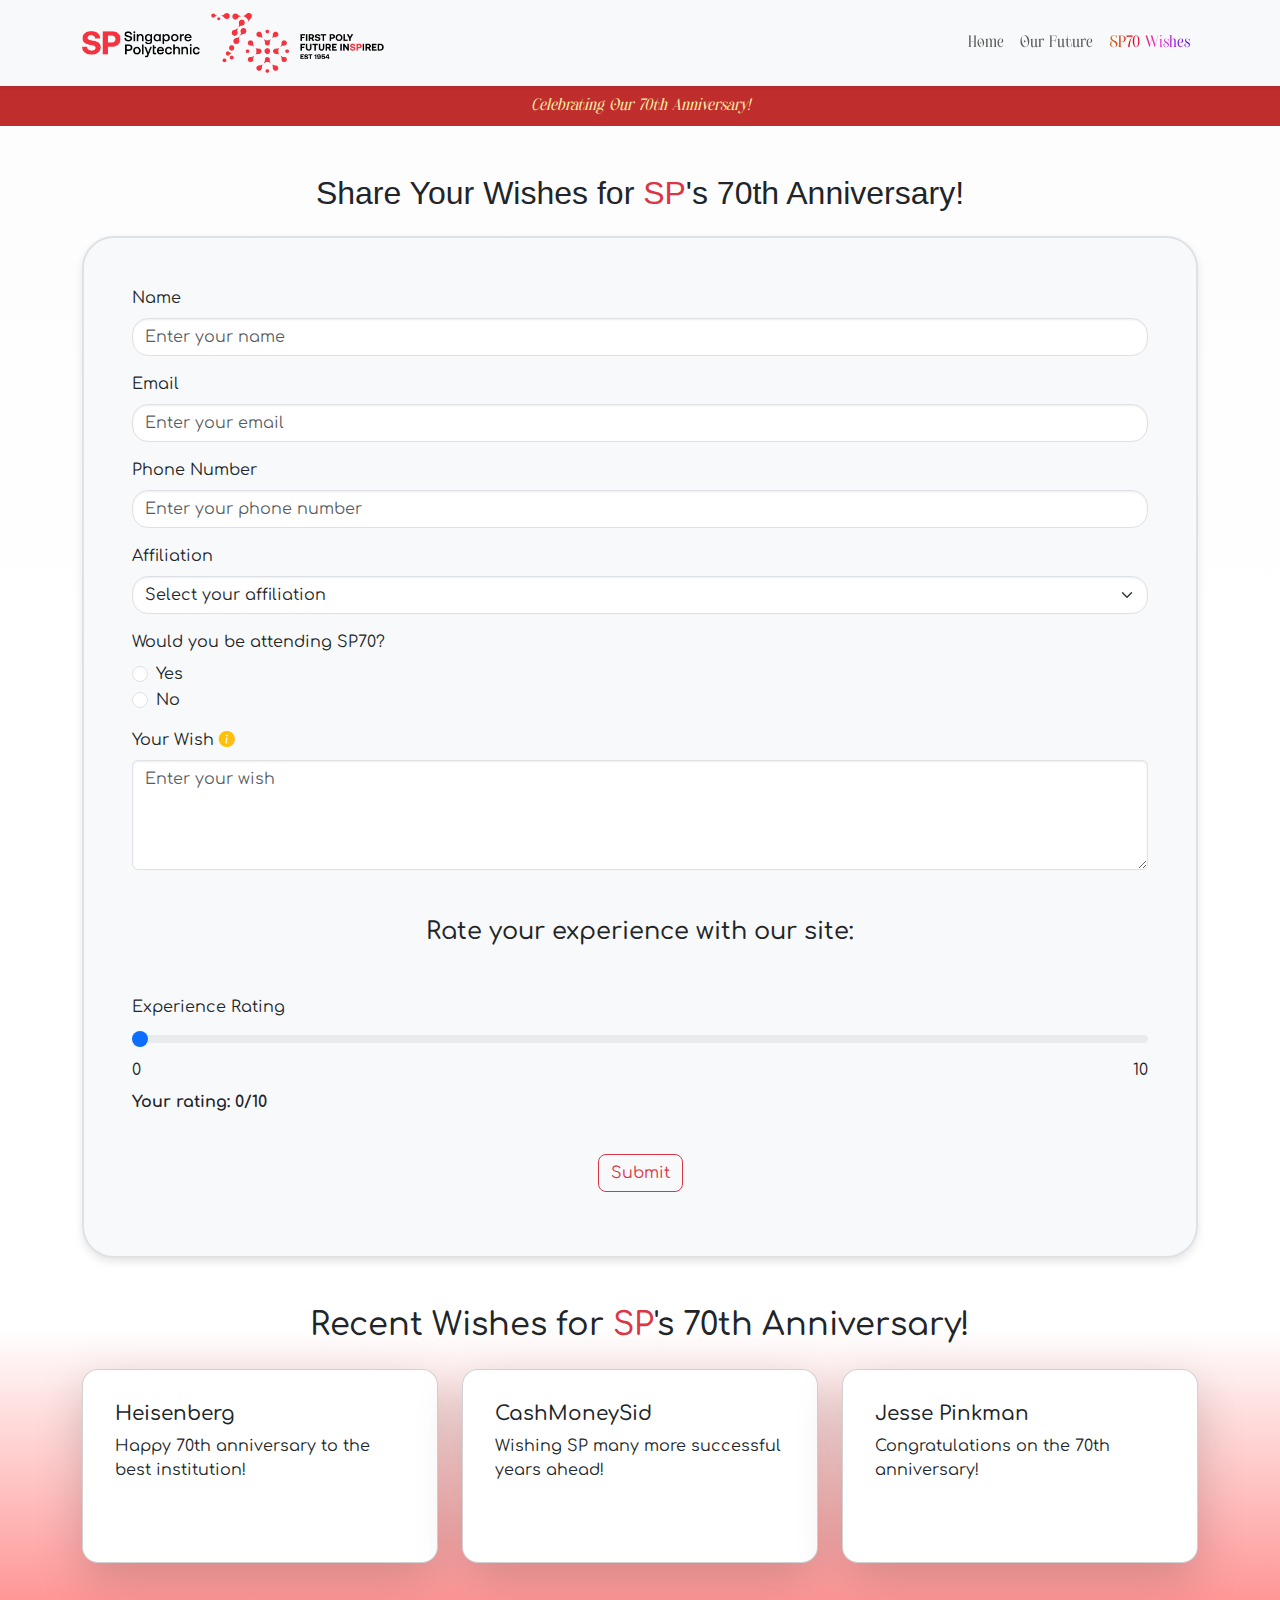
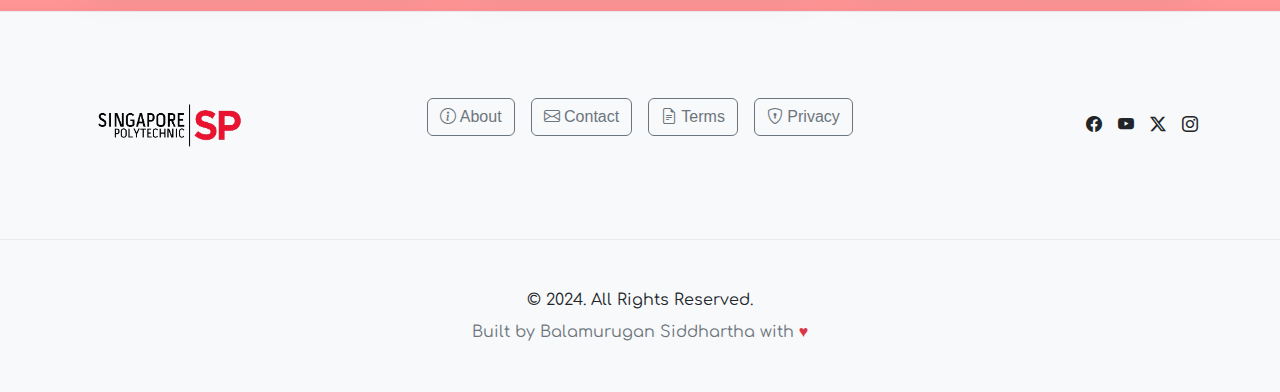
<file: form.html>
<!DOCTYPE html>
<html lang="en">
<head>
  <meta charset="UTF-8">
  <meta name="viewport" content="width=device-width, initial-scale=1.0">
  <link
      href="https://cdn.jsdelivr.net/npm/bootstrap@5.3.3/dist/css/bootstrap.min.css"
      rel="stylesheet"
      integrity="sha384-QWTKZyjpPEjISv5WaRU9OFeRpok6YctnYmDr5pNlyT2bRjXh0JMhjY6hW+ALEwIH"
      crossorigin="anonymous"
    />
  <link rel="preconnect" href="https://fonts.googleapis.com">
  <link rel="preconnect" href="https://fonts.gstatic.com" crossorigin>
  <link href="https://fonts.googleapis.com/css2?family=Comfortaa:wght@300..700&display=swap" rel="stylesheet">
  <link href="https://fonts.cdnfonts.com/css/urbanist" rel="stylesheet">          
  <link rel="stylesheet" href="https://cdn.jsdelivr.net/npm/bootstrap-icons@1.11.3/font/bootstrap-icons.min.css">
  <link href="https://fonts.cdnfonts.com/css/hahmlet" rel="stylesheet">
  <link rel="stylesheet" href="CSS/form.css" />
  <link rel="stylesheet" href="CSS/navbar.css">
  <link rel="shortcut icon" href="img/SP-Favicon.png" type="image/x-icon" />
  <script defer src="JS/form.js"></script>
  <title>SP70 | Wishes</title>
</head>
<body>
  <div class="background-overlay">
  <!-- Navbar -->
  <nav class="navbar navbar sticky-top navbar-expand-lg navbar-light bg-light shadow-sm">
    <div class="container">
      <a class="navbar-brand" href="#">
        <!-- Image taken from SP Website -->
        <img src="img/sp-70-logo.png" alt="Logo" height="60" />
      </a>
      <button
        class="navbar-toggler"
        type="button"
        data-bs-toggle="collapse"
        data-bs-target="#navbarNav"
        aria-controls="navbarNav"
        aria-expanded="false"
        aria-label="Toggle navigation"
      >
        <span class="navbar-toggler-icon"></span>
      </button>
      <div class="collapse navbar-collapse justify-content-end" id="navbarNav">
        <ul class="navbar-nav">
          <li class="nav-item">
            <a class="nav-link position-relative" href="index.html">Home</a>
          </li>
          <li class="nav-item">
            <a class="nav-link position-relative" href="our-future.html">Our Future</a>
          </li>
          <li class="nav-item">
            <a class="nav-link active position-relative" href="form.html">SP70 Wishes</a>
          </li>
        </ul>
      </div>
    </div>
  </nav>
  <!-- Celebratory Strip -->
  <div class="celebration-strip text-center py-2">
    <em>Celebrating Our 70th Anniversary!</em>
  </div>

  <!-- Form Section -->
  <div class="container my-5">
    <h2 class="text-center mb-4" id="form-header-text">Share Your Wishes for <span class="text-danger">SP</span>'s 70th Anniversary!</h2>
    <form id="wishForm" class="rounded-5 p-5 bg-light">
      <div class="mb-3">
        <label for="name" class="form-label">Name</label>
        <input type="text" class="form-control rounded-4" id="name" placeholder="Enter your name" required>
      </div>
      <div class="mb-3">
        <label for="email" class="form-label">Email</label>
        <input type="email" class="form-control rounded-4 " id="email" placeholder="Enter your email" required>
        <div class="valid-feedback mt-2">
          Looks good!
       </div>
      </div>
      <div class="mb-3">
        <label for="phone" class="form-label">Phone Number</label>
        <input type="tel" class="form-control rounded-4" id="phone" placeholder="Enter your phone number" pattern="[0-9]{8}" required>
        <div class="valid-feedback mt-2">
           Looks good!
        </div>
      </div>
      <div class="mb-3">
        <label for="affiliation" class="form-label ">Affiliation</label>
        <select class="form-select rounded-4" id="affiliation" required>
          <option value="" disabled selected>Select your affiliation</option>
          <option value="student">Student</option>
          <option value="staff">Staff</option>
          <option value="alumni">Alumni</option>
          <option value="other">Other</option>
        </select>
      </div>
      <div class="mb-3 "> 
        <label class="form-label">Would you be attending SP70?</label>
        <div class="form-check">
          <input class="form-check-input" type="radio" name="updates" id="updatesYes" value="yes" required>
          <label class="form-check-label" for="updatesYes">Yes</label>
        </div>
        <div class="form-check">
          <input class="form-check-input" type="radio" name="updates" id="updatesNo" value="no" required>
          <label class="form-check-label" for="updatesNo">No</label>
        </div>
      </div>
      <div class="mb-3">
        <label for="wish" class="form-label rounded-4">Your Wish 
          <i class="bi bi-info-circle-fill text-warning" data-bs-toggle="tooltip" data-bs-placement="right" title="Enter a heartfelt wish for SP70!"></i>
        </label>
        <textarea class="form-control" id="wish" rows="4" placeholder="Enter your wish" required></textarea>
      </div>      
      <h4 class="text-center mb-5 mt-5">Rate your experience with our site:</h4>
        <div class="mb-4 mt-4">
          <label for="experienceSlider" class="form-label">Experience Rating</label>
          <input type="range" class="form-range" id="experienceSlider" min="0" max="10" step="1" value="0">
          <div class="d-flex justify-content-between">
            <span>0</span>
            <span>10</span>
          </div>
          <div class="mt-2">
            <strong>Your rating: <span id="sliderValue">0</span>/10</strong>
          </div>
        </div>
      <div class="d-flex justify-content-center py-3">
        <button type="submit" class="btn btn-outline-danger rounded-3">Submit</button>
      </div>
    </form>
  </div>
  <!-- Modal For Validation-->
<div class="modal fade" id="validationModal" tabindex="-1" aria-labelledby="validationModalLabel" aria-hidden="true">
  <div class="modal-dialog">
    <div class="modal-content">
      <div class="modal-header">
        <h5 class="modal-title" id="validationModalLabel">Oops... We ran into a roadblock!</h5>
        <button type="button" class="btn-close" data-bs-dismiss="modal" aria-label="Close"></button>
      </div>
      <div class="modal-body" id="modalMessage">
      </div>
      <div class="modal-footer">
        <button type="button" class="btn btn-secondary" data-bs-dismiss="modal">Close</button>
      </div>
    </div>
  </div>
</div>
 <!-- Success Toast -->
 <div class="toast-container position-fixed bottom-0 end-0 p-3">
  <div id="successToast" class="toast" role="alert" aria-live="assertive" aria-atomic="true">
    <div class="toast-header bg-success">
      <strong class="me-auto text-white">Success!</strong>
      <button type="button" class="btn-close" data-bs-dismiss="toast" aria-label="Close"></button>
    </div>
    <div class="toast-body">
      Your wish has been submitted successfully!
    </div>
    <div class="progress mt-2">
      <div class="progress-bar" role="progressbar"></div>
    </div>
  </div>
</div>
<!-- Wishes List -->
<div class="container my-5 mt-5">
  <h2 class="text-center mb-4" id="wishes-header-text">Recent Wishes for <span class="text-danger">SP</span>'s 70th Anniversary!</h2>
  <div id="wishesList" class="row row-cols-1 row-cols-md-2 row-cols-lg-3 g-4">
  </div>
</div>
<!-- Footer -->
<footer class="footer">
  <div class="bg-light py-3 py-md-5 py-xl-8 border-top border-light-subtle">
    <div class="container overflow-hidden">
      <div class="row gy-3 gy-md-5 gy-xl-0 align-items-sm-center">
        <div class="col-sm-6 col-xl-3 order-0 order-xl-0">
          <div class="footer-logo-wrapper text-center text-sm-start">
            <a href="#!">
              <!-- Image taken from SP Website -->
              <img src="img/SP-Logo.png" alt="SP Logo" width="175" >
            </a>
          </div>
        </div>
        <div class="col-12 col-xl-6 order-2 order-xl-1">
          <div class="d-flex justify-content-center">
            <ul class="list-unstyled d-flex justify-content-center gap-3">
              <li class="nav-item">
                <a class="btn btn-outline-secondary" id="footerlink1" href="https://www.sp.edu.sg/sp/about-sp" target="_blank">
                  <i class="bi bi-info-circle"></i> About
                </a>
              </li>
              <li class="nav-item">
                <a class="btn btn-outline-secondary" id="footerlink2" href="https://www.sp.edu.sg/sp/about-sp/contact-us" target="_blank">
                  <i class="bi bi-envelope"></i> Contact
                </a>
              </li>
              <li class="nav-item">
                <a class="btn btn-outline-secondary" id="footerlink3" href="https://www.sp.edu.sg/sp/terms-of-use" target="_blank">
                  <i class="bi bi-file-earmark-text"></i> Terms
                </a>
              </li>
              <li class="nav-item">
                <a class="btn btn-outline-secondary" id="footerlink4" href="https://www.sp.edu.sg/sp/privacy-statement" target="_blank">
                  <i class="bi bi-shield-lock"></i> Privacy
                </a>
              </li>
            </ul>
          </div>
        </div>        
        <div class="col-sm-6 col-xl-3 order-1 order-xl-2">
          <div class="social-media-wrapper">
            <ul class="list-unstyled m-0 p-0 d-flex justify-content-center justify-content-sm-end">
              <li class="me-3">
                <a href="https://www.facebook.com/singaporepolytechnic/" target="_blank" class="link-dark link-opacity-75-hover">
                  <i class="bi bi-facebook"></i>
                </a>
              </li>
              <li class="me-3">
                <a href="https://www.youtube.com/singaporepolytechnic" target="_blank" class="link-dark link-opacity-75-hover">
                  <i class="bi bi-youtube"></i>
                </a>
              </li>
              <li class="me-3">
                <a href="https://x.com/singaporepoly/" target="_blank" class="link-dark link-opacity-75-hover">
                  <i class="bi bi-twitter-x"></i>
                </a>
              </li>
              <li class="">
                <a href="https://www.instagram.com/singaporepoly" target="_blank" class="link-dark link-opacity-75-hover">
                  <i class="bi bi-instagram"></i>
                </a>
              </li>
            </ul>
          </div>
        </div>
      </div>
    </div>
  </div>

  <div class="bg-light py-3 py-md-5 border-top border-light-subtle">
    <div class="container overflow-hidden">
      <div class="row">
        <div class="col">
          <div class="footer-copyright-wrapper text-center">
            &copy; 2024. All Rights Reserved.
          </div>
          <div class="credits text-secondary text-center mt-2 fs-8">
            Built by Balamurugan Siddhartha with <span class="text-danger">&#9829;</span>
          </div>
        </div>
      </div>
    </div>
  </div>
</footer>
 </div> 

  <!-- Bootstrap JS Link -->
  <script
    src="https://cdn.jsdelivr.net/npm/bootstrap@5.3.3/dist/js/bootstrap.bundle.min.js"
    integrity="sha384-YvpcrYf0tY3lHB60NNkmXc5s9fDVZLESaAA55NDzOxhy9GkcIdslK1eN7N6jIeHz"
    crossorigin="anonymous"
  ></script>
</body>
</html>
</file>
<file: CSS/form.css>
/* Form Styling */
#wishForm {
  border: 2px solid #dee2e6; 
  box-shadow: 0 4px 8px rgba(0, 0, 0, 0.1); 
}
/* Imported Fonts  */
#form-header-text {
  font-family: "Hahmlet", sans-serif;
}
body {
  font-family: "Comfortaa", sans-serif;
}
/* Toast Progress Bar Styling */
.form-control,
.form-select {
  box-shadow: inset 0 1px 2px rgba(0, 0, 0, 0.075); 
}
.progress-bar{
  width: 0;
}
.progress{
  height: 5px;
}
.wish-item h5 {
  margin-bottom: 0.5rem;
}
.background-overlay{
  background: linear-gradient(to bottom, rgb(253, 252, 252), white,white, #ff0000);
}
</file>
<file: CSS/navbar.css>
@font-face {
  font-family: "Margesh";
  src: url("../assets/fonts/Margesh-BF654d9b2e77876.otf") format("opentype"); /* Imported WebSafe Fonts from CDN */
}
.nav-link {
  font-family: "Margesh", sans-serif;
}
/* Navbar red-underline effect styles */
.nav-link::after {
  content: "";
  position: absolute;
  background-color: #c02d2d;
  height: 3px;
  width: 0;
  left: 2px;
  bottom: -1.5px;
  transition: all 0.3s;
}
.nav-link:hover::after {
  width: 100%;
}
.celebration-strip {
  background-color: #c02d2d;
  color: #faeda4;
  font-family: "Margesh", sans-serif;
}
#footerlink1,#footerlink2,#footerlink3,#footerlink4 {
  font-family: 'Urbanist', sans-serif;                 
}
.footer-copyright-wrapper,.credits{
  font-family: "Comfortaa", sans-serif;
}
/* Linear gradient on Active Nav Link */
.nav-link.active {
  background: linear-gradient(108deg, rgb(204, 204, 31) 0.5%, rgb(214, 4, 4) 29.8%, rgb(241, 57, 221) 59.9%, rgb(95, 11, 228) 84.2%);
  -webkit-background-clip: text; 
  -webkit-text-fill-color: transparent; 
  background-clip: text; 
}
</file>
